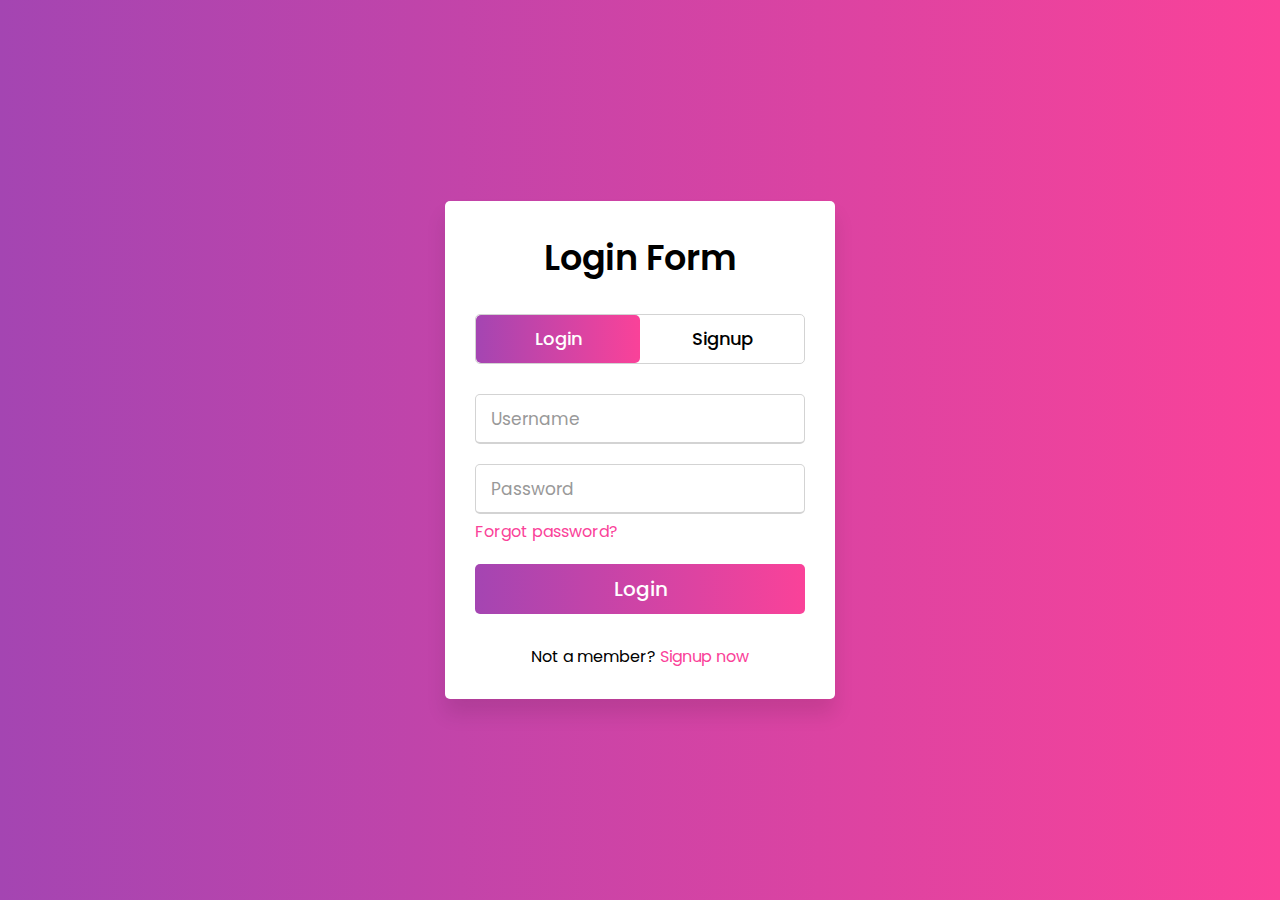
<file: insert.html>
<!doctype html>
<html lang="en">
  <head>
    <title>Insert Transaksi Keuangan</title>
    <meta charset="utf-8" />
    <meta name="viewport" content="width=device-width, initial-scale=1" />

    <link rel="preconnect" href="https://fonts.gstatic.com" />
    <link
      rel="stylesheet"
      href="https://fonts.googleapis.com/css2?family=Poppins:wght@400;500;600;700&display=swap" />
    <link rel="stylesheet" href="css/tailwind/tailwind.min.css" />

    <script src="../js/main.js"></script>
  </head>

  <body class="antialiased bg-body text-body font-body">
    <form id="form-insert">
      <div class="container mx-auto py-10">
        <section class="bg-coolGray-50">
          <div class="container px-4 mx-auto">
            <div
              class="p-6 border border-coolGray-100 bg-white rounded-md shadow-dashboard">
              <!-- Header -->
              <div
                class="pb-6 border-b border-coolGray-100 flex justify-between items-center">
                <div>
                  <h2 class="text-lg font-semibold text-coolGray-900">
                    Insert Transaksi Keuangan
                  </h2>
                  <p class="text-sm text-coolGray-500">Form input transaksi</p>
                </div>
                <div class="flex gap-2">
                  <button
                    type="button"
                    id="btn-cancel"
                    class="px-4 py-2 text-sm text-coolGray-500 border border-coolGray-200 rounded-md">
                    Cancel
                  </button>
                  <button
                    type="submit"
                    class="px-4 py-2 text-sm text-white bg-green-500 rounded-md">
                    Save
                  </button>
                </div>
              </div>

              <!-- Form Fields -->
              <div class="py-6 space-y-6">
                <!-- Tanggal -->
                <div class="flex items-center">
                  <label class="w-1/3 text-sm font-semibold">Tanggal</label>
                  <input
                    type="date"
                    id="tanggal"
                    class="w-2/3 px-4 py-2 border border-coolGray-200 rounded-md"
                    required />
                </div>

                <!-- Jenis -->
                <div class="flex items-center">
                  <label class="w-1/3 text-sm font-semibold">Jenis</label>
                  <select
                    id="jenis"
                    class="w-2/3 px-4 py-2 border border-coolGray-200 rounded-md"
                    required>
                    <option value="">-- Pilih Jenis --</option>
                    <option value="masuk">Masuk</option>
                    <option value="keluar">Keluar</option>
                  </select>
                </div>

                <!-- Kategori -->
                <div class="flex items-center">
                  <label class="w-1/3 text-sm font-semibold">Kategori</label>
                  <input
                    type="text"
                    id="kategori"
                    placeholder="Contoh: Internet, Makan, Gaji"
                    class="w-2/3 px-4 py-2 border border-coolGray-200 rounded-md"
                    required />
                </div>

                <!-- Deskripsi -->
                <div class="flex items-center">
                  <label class="w-1/3 text-sm font-semibold">Deskripsi</label>
                  <input
                    type="text"
                    id="deskripsi"
                    placeholder="Keterangan transaksi"
                    class="w-2/3 px-4 py-2 border border-coolGray-200 rounded-md" />
                </div>

                <!-- Jumlah -->
                <div class="flex items-center">
                  <label class="w-1/3 text-sm font-semibold">Jumlah</label>
                  <input
                    type="number"
                    id="jumlah"
                    placeholder="Contoh: 200000"
                    class="w-2/3 px-4 py-2 border border-coolGray-200 rounded-md"
                    required />
                </div>
              </div>
            </div>
          </div>
        </section>
      </div>
    </form>

    <!-- JS -->
    <script src="../js/config.js"></script>
    <script src="../js/insert.js"></script>
  </body>
</html>
</file>
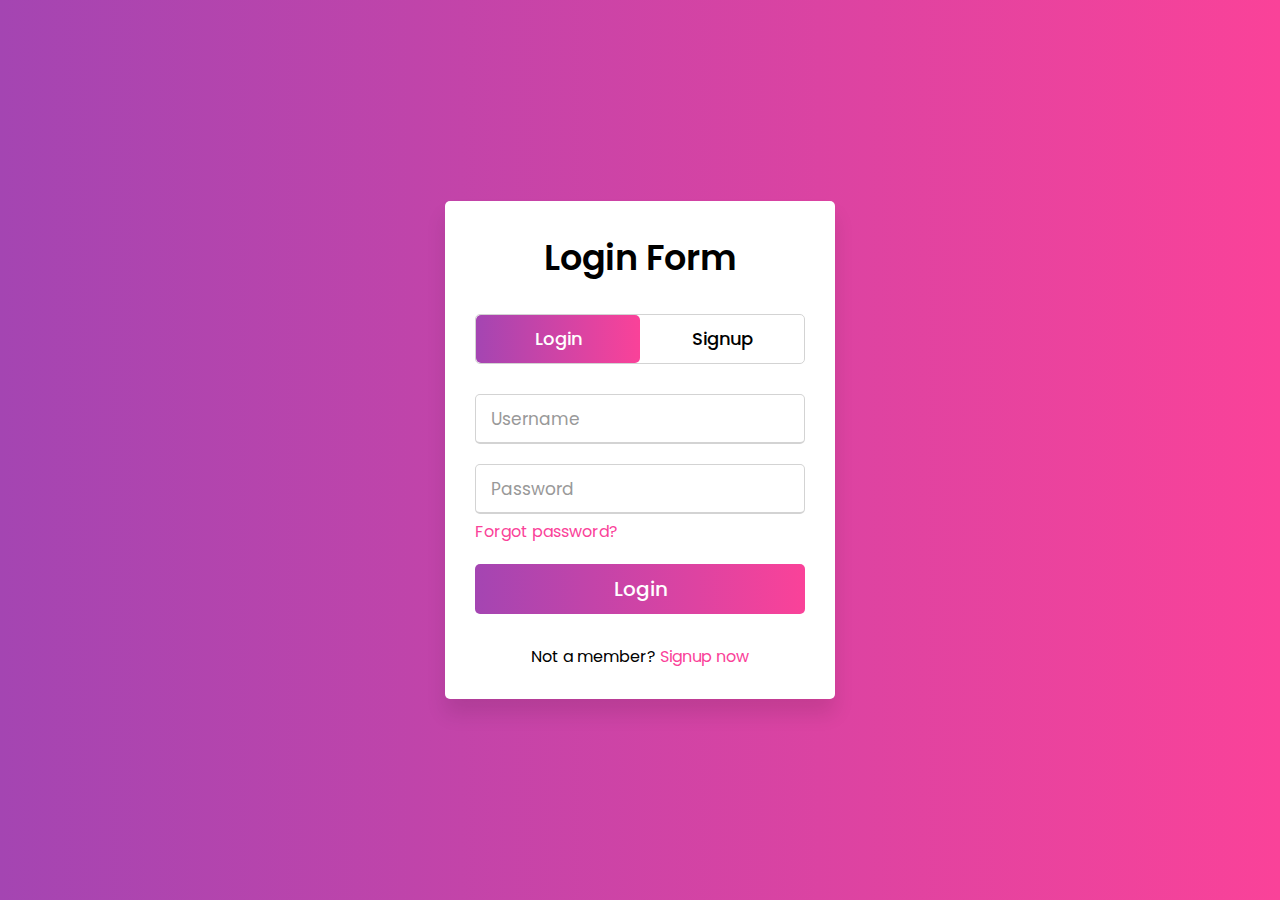
<file: login.html>
<!doctype html>
<!-- Created By CodingNepal -->
<html lang="en" dir="ltr">
  <head>
    <meta charset="utf-8" />
    <title>Login and Registration Form in HTML</title>
    <link rel="stylesheet" href="css/style.css" />
    <meta name="viewport" content="width=device-width, initial-scale=1.0" />

    <script src="../js/config.js"></script>
  </head>
  <body>
    <div class="wrapper">
      <div class="title-text">
        <div class="title login">Login Form</div>
        <div class="title signup">Signup Form</div>
      </div>
      <div class="form-container">
        <div class="slide-controls">
          <input type="radio" name="slide" id="login" checked />
          <input type="radio" name="slide" id="signup" />
          <label for="login" class="slide login">Login</label>
          <label for="signup" class="slide signup">Signup</label>
          <div class="slider-tab"></div>
        </div>
        <div class="form-inner">
          <form class="login" id="form-login">
            <div class="field">
              <input
                type="text"
                id="username"
                placeholder="Username"
                required />
            </div>
            <div class="field">
              <input
                type="password"
                id="password"
                placeholder="Password"
                required />
            </div>
            <div class="pass-link">
              <a href="#">Forgot password?</a>
            </div>
            <div class="field btn">
              <div class="btn-layer"></div>
              <input type="submit" value="Login" />
            </div>
            <div class="signup-link">
              Not a member? <a href="">Signup now</a>
            </div>
          </form>
          <form class="signup">
            <div class="field">
              <input type="text" placeholder="Username" required />
            </div>

            <div class="field">
              <input type="password" placeholder="Password" required />
            </div>
            <div class="field btn">
              <div class="btn-layer"></div>
              <input type="submit" value="Signup" />
            </div>
          </form>
        </div>
      </div>
    </div>
    <script src="../js/login.js"></script>
    <script>
      const loginText = document.querySelector(".title-text .login");
      const loginForm = document.querySelector("form.login");
      const loginBtn = document.querySelector("label.login");
      const signupBtn = document.querySelector("label.signup");
      const signupLink = document.querySelector("form .signup-link a");
      signupBtn.onclick = () => {
        loginForm.style.marginLeft = "-50%";
        loginText.style.marginLeft = "-50%";
      };
      loginBtn.onclick = () => {
        loginForm.style.marginLeft = "0%";
        loginText.style.marginLeft = "0%";
      };
      signupLink.onclick = () => {
        signupBtn.click();
        return false;
      };
    </script>
  </body>
</html>
</file>
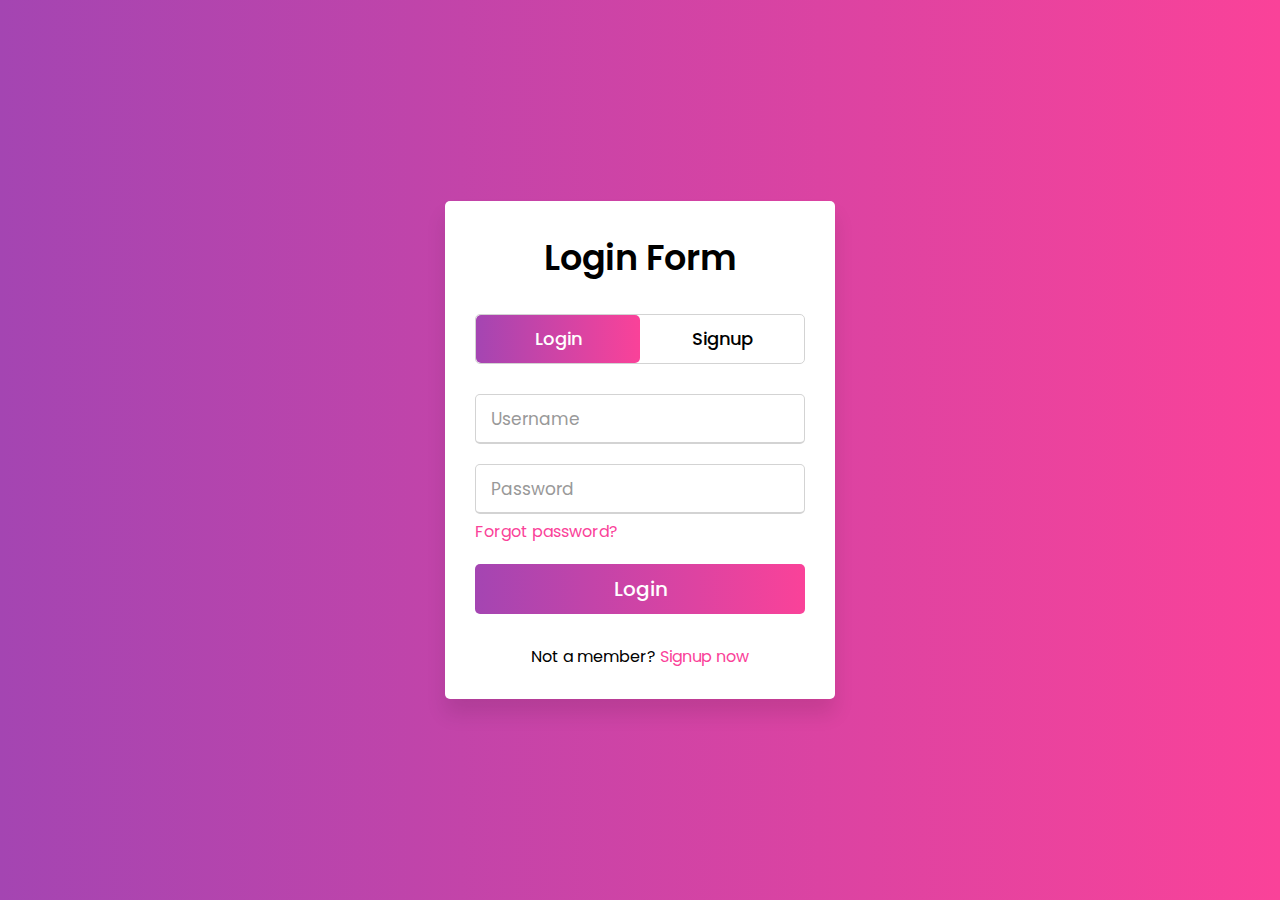
<file: update.html>
<!doctype html>
<html lang="en">
  <head>
    <title>Update Transaksi Keuangan</title>
    <meta charset="utf-8" />
    <meta name="viewport" content="width=device-width, initial-scale=1" />

    <link rel="preconnect" href="https://fonts.gstatic.com" />
    <link
      rel="stylesheet"
      href="https://fonts.googleapis.com/css2?family=Poppins:wght@400;500;600;700&display=swap" />
    <link rel="stylesheet" href="css/tailwind/tailwind.min.css" />

    <script src="../js/main.js"></script>
  </head>

  <body class="antialiased bg-body text-body font-body">
    <form id="form-update">
      <div class="container mx-auto py-10">
        <section class="bg-coolGray-50">
          <div class="container px-4 mx-auto">
            <div
              class="p-6 border border-coolGray-100 bg-white rounded-md shadow-dashboard">
              <!-- Header -->
              <div
                class="pb-6 border-b border-coolGray-100 flex justify-between items-center">
                <div>
                  <h2 class="text-lg font-semibold text-coolGray-900">
                    Update Transaksi Keuangan
                  </h2>
                  <p class="text-sm text-coolGray-500">Edit data transaksi</p>
                </div>
                <div class="flex gap-2">
                  <button
                    type="button"
                    id="btn-cancel"
                    class="px-4 py-2 text-sm text-coolGray-500 border border-coolGray-200 rounded-md">
                    Cancel
                  </button>
                  <button
                    type="submit"
                    class="px-4 py-2 text-sm text-white bg-green-500 rounded-md">
                    Update
                  </button>
                </div>
              </div>

              <!-- FORM -->
              <div class="py-6 space-y-6">
                <!-- ID (readonly) -->
                <div class="flex items-center">
                  <label class="w-1/3 text-sm font-semibold">ID</label>
                  <input
                    type="text"
                    id="id"
                    readonly
                    class="w-2/3 px-4 py-2 border border-coolGray-200 rounded-md bg-gray-100" />
                </div>

                <!-- Tanggal -->
                <div class="flex items-center">
                  <label class="w-1/3 text-sm font-semibold">Tanggal</label>
                  <input
                    type="date"
                    id="tanggal"
                    class="w-2/3 px-4 py-2 border border-coolGray-200 rounded-md"
                    required />
                </div>

                <!-- Jenis -->
                <div class="flex items-center">
                  <label class="w-1/3 text-sm font-semibold">Jenis</label>
                  <select
                    id="jenis"
                    class="w-2/3 px-4 py-2 border border-coolGray-200 rounded-md"
                    required>
                    <option value="">-- Pilih Jenis --</option>
                    <option value="masuk">Masuk</option>
                    <option value="keluar">Keluar</option>
                  </select>
                </div>

                <!-- Kategori -->
                <div class="flex items-center">
                  <label class="w-1/3 text-sm font-semibold">Kategori</label>
                  <input
                    type="text"
                    id="kategori"
                    class="w-2/3 px-4 py-2 border border-coolGray-200 rounded-md"
                    required />
                </div>

                <!-- Deskripsi -->
                <div class="flex items-center">
                  <label class="w-1/3 text-sm font-semibold">Deskripsi</label>
                  <input
                    type="text"
                    id="deskripsi"
                    class="w-2/3 px-4 py-2 border border-coolGray-200 rounded-md" />
                </div>

                <!-- Jumlah -->
                <div class="flex items-center">
                  <label class="w-1/3 text-sm font-semibold">Jumlah</label>
                  <input
                    type="number"
                    id="jumlah"
                    class="w-2/3 px-4 py-2 border border-coolGray-200 rounded-md"
                    required />
                </div>
              </div>
            </div>
          </div>
        </section>
      </div>
    </form>

    <!-- JS -->
    <script src="../js/config.js"></script>
    <script src="../js/update.js"></script>
  </body>
</html>
</file>
<file: css/style.css>
@import url('https://fonts.googleapis.com/css?family=Poppins:400,500,600,700&display=swap');
 * {
        margin: 0;
        padding: 0;
        box-sizing: border-box;
        font-family: 'Poppins', sans-serif;
    }

    html, body {
        display: grid;
        height: 100%;
        width: 100%;
        place-items: center;
        background: -webkit-linear-gradient(left, #a445b2, #fa4299);

    }
        input[type="date"]:before {
            content: attr(placeholder);
            color: #9ca3af;
        }
    
        input[type="date"]:focus:before,
        input[type="date"]:valid:before {
            content: "";
        }

    ::selection {
        background: #fa4299;
        color: #fff;
    }

    .wrapper {
        overflow: hidden;
        max-width: 390px;
        background: #fff;
        padding: 30px;
        border-radius: 5px;
        box-shadow: 0px 15px 20px rgba(0, 0, 0, 0.1);
    }

    .wrapper .title-text {
        display: flex;
        width: 200%;
    }

    .wrapper .title {
        width: 50%;
        font-size: 35px;
        font-weight: 600;
        text-align: center;
        transition: all 0.6s cubic-bezier(0.68, -0.55, 0.265, 1.55);
    }

    .wrapper .slide-controls {
        position: relative;
        display: flex;
        height: 50px;
        width: 100%;
        overflow: hidden;
        margin: 30px 0 10px 0;
        justify-content: space-between;
        border: 1px solid lightgrey;
        border-radius: 5px;
    }

    .slide-controls .slide {
        height: 100%;
        width: 100%;
        color: #fff;
        font-size: 18px;
        font-weight: 500;
        text-align: center;
        line-height: 48px;
        cursor: pointer;
        z-index: 1;

        transition: all 0.6s ease;
    }

    .slide-controls label.signup {
        color: #000;
    }

    .slide-controls .slider-tab {
        position: absolute;
        height: 100%;
        width: 50%;
        left: 0;
        z-index: 0;
        border-radius: 5px;
        background: -webkit-linear-gradient(left, #a445b2, #fa4299);
        transition: all 0.6s cubic-bezier(0.68, -0.55, 0.265, 1.55);
    }

    input[type="radio"] {
        display: none;
    }

    #signup:checked ~ .slider-tab {
        left: 50%;
    }

    #signup:checked ~ label.signup {
        color: #fff;
        cursor: default;
        user-select: none;
    }

    #signup:checked ~ label.login {
        color: #000;
    }

    #login:checked ~ label.signup {
        color: #000;
    }

    #login:checked ~ label.login {
        cursor: default;
        user-select: none;
    }

    .wrapper .form-container {
        width: 100%;
        overflow: hidden;
    }

    .form-container .form-inner {
        display: flex;
        width: 200%;
    }

    .form-container .form-inner form {

        width: 50%;
        transition: all 0.6s cubic-bezier(0.68, -0.55, 0.265, 1.55);
    }

    .form-inner form .field {
        height: 50px;
        width: 100%;
        margin-top: 20px;
    }

    .form-inner form .field input {
        height: 100%;
        width: 100%;
        outline: none;
        padding-left: 15px;
        border-radius: 5px;
        border: 1px solid lightgrey;
        border-bottom-width: 2px;
        font-size: 17px;
        transition: all 0.3s ease;
    }

    .form-inner form .field input:focus {
        border-color: #fc83bb;
        /* box-shadow: inset 0 0 3px #fb6aae; */
    }

    .form-inner form .field input::placeholder {
        color: #999;
        transition: all 0.3s ease;
    }

    form .field input:focus::placeholder {
        color: #b3b3b3;
    }

    .form-inner form .pass-link {
        margin-top: 5px;
    }

    .form-inner form .signup-link {
        text-align: center;
        margin-top: 30px;
    }

    .form-inner form .pass-link a,
    .form-inner form .signup-link a {
        color: #fa4299;
        text-decoration: none;
    }

    .form-inner form .pass-link a:hover,
    .form-inner form .signup-link a:hover {
        text-decoration: underline;

    }

    form .btn {
        height: 50px;
        width: 100%;
        border-radius: 5px;
        position: relative;
        overflow: hidden;
    }

    form .btn .btn-layer {
        height: 100%;
        width: 300%;
        position: absolute;
        left: -100%;
        background: -webkit-linear-gradient(right, #a445b2, #fa4299, #a445b2,
            #fa4299);
        border-radius: 5px;
        transition: all 0.4s ease; ;
    }

    form .btn:hover .btn-layer {
        left: 0;
    }

    form .btn input[type="submit"] {
        height: 100%;
        width: 100%;
        z-index: 1;
        position: relative;
        background: none;
        border: none;
        color: #fff;
        padding-left: 0;
        border-radius: 5px;
        font-size: 20px;
        font-weight: 500;
        cursor: pointer;
    }
</file>
